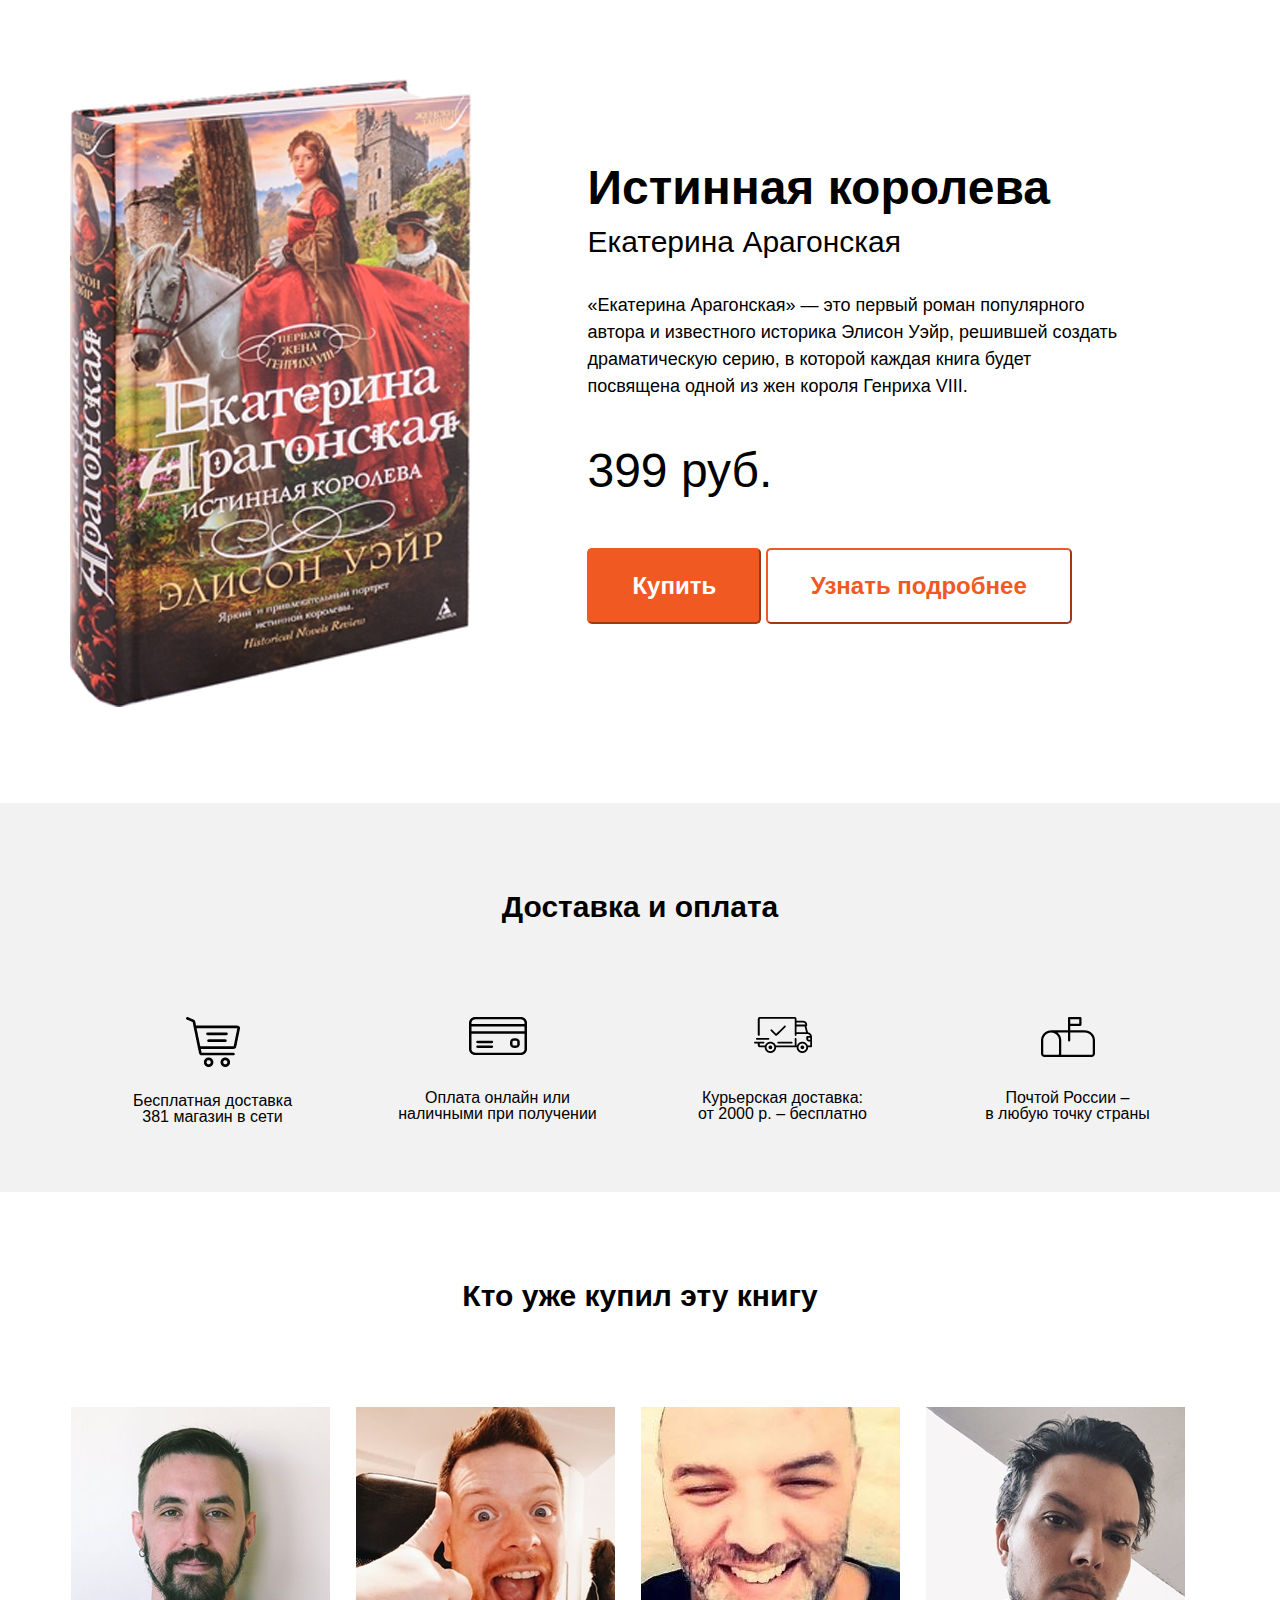
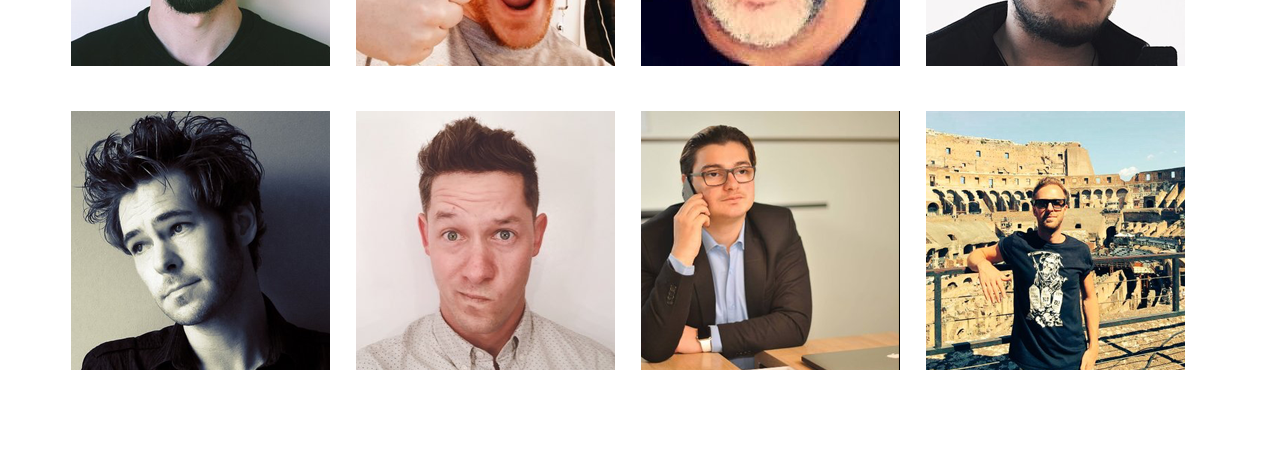
<file: maket_1/index.html>
<!DOCTYPE html>
<html lang="en">
<head>
    <meta charset="UTF-8">
    <meta name="viewport" content="width=device-width, initial-scale=1.0">
    <meta http-equiv="X-UA-Compatible" content="ie=edge">
    <title>Екатерина Арагонская - Истинная королева</title>
    <link rel="stylesheet" href="css/style.css">
</head>
<body>
    <header class="header">
        <div class="container">
            <div class="header-img">
                <img src="img/Фото_книги.png" alt="фото книги">
            </div>
            <!-- /.header-img -->

            <div class="header-text">
                <h1 class="header-text__title">Истинная королева</h1>
                <!-- /.header-text__title -->
                <div class="header-text__subtitle">Екатерина Арагонская</div>
                <!-- /.header-text__subtitle -->
                <p class="header-text__desc">«Екатерина Арагонская» — это первый роман популярного автора и известного историка Элисон Уэйр, решившей создать драматическую серию, в которой каждая книга будет посвящена одной из жен короля Генриха VIII.</p>
                <!-- /.header-text__desc -->

                <div class="header-text__price">
                    399 руб.
                </div>

                <button class="button">
                    Купить
                </button> <!-- /.button -->
                <button class="button button-o">
                    Узнать подробнее
                </button> <!-- /.button -->

            </div>
            <!-- /.header-text -->


        </div>
        <!-- /.container -->
    </header>
    <!-- /.header -->

    <section class="features">
        <div class="container">

            <h2 class="section-title">
                Доставка и оплата
            </h2>

            <div class="features-wrap">
                <div class="features-block">
                    <div class="features-block__img">
                        <img src="img/Shopping_cart.png" alt="Shopping_cart">
                    </div>
                    <div>Бесплатная доставка <br>
                        381 магазин в сети</div>
                </div>
                <!-- /.features-block -->
                <div class="features-block">
                    <div class="features-block__img">
                            <img src="img/Credit_card.png" alt="Credit_card">
                    </div>
                    <div>Оплата онлайн или <br> наличными при получении</div>
                </div>
                <!-- /.features-block -->
                <div class="features-block">
                        <div class="features-block__img">
                            <img src="img/Shipped_копия_2.png" alt="Shipped">      
                        </div>
                    <div>Курьерская доставка: <br>
                            от 2000 р. – бесплатно</div>
                </div>
                <!-- /.features-block -->
                <div class="features-block">
                        <div class="features-block__img">
                                <img src="img/Mailbox.png" alt="">                        
                        </div>
                    <div>Почтой России – <br>
                            в любую точку страны</div>
                </div>
                <!-- /.features-block -->
            </div>
            <!-- /.features-wrap -->

        </div>
        <!-- /.container -->
    </section>
    <!-- /.features -->


    <section class="why">
        <div class="container">

            <h2 class="section-title">
                Кто уже купил эту книгу
            </h2>
            <div class="why-wrap__img">
                <div class="why__img"><img src="img/Группа_1.png" alt="1"></div>
                <!-- /.why__img -->
                <div class="why__img"><img src="img/Группа_2.png" alt="1"></div>
                <!-- /.why__img -->
                <div class="why__img"><img src="img/Группа_3.png" alt="1"></div>
                <!-- /.why__img -->
                <div class="why__img"><img src="img/Группа_4.png" alt="1"></div>
                <!-- /.why__img -->
                <div class="why__img"><img src="img/Группа_5.png" alt="1"></div>
                <!-- /.why__img -->
                <div class="why__img"><img src="img/Группа_6.png" alt="1"></div>
                <!-- /.why__img -->
                <div class="why__img"><img src="img/Группа_7.png" alt="1"></div>
                <!-- /.why__img -->
                <div class="why__img"><img src="img/Группа_8.png" alt="1"></div>
                <!-- /.why__img -->
            </div>
            <!-- /.why-wrap__img -->
            

        </div>
        <!-- /.container -->
    </section>
    <!-- /.why -->
</body>
</html>
</file>
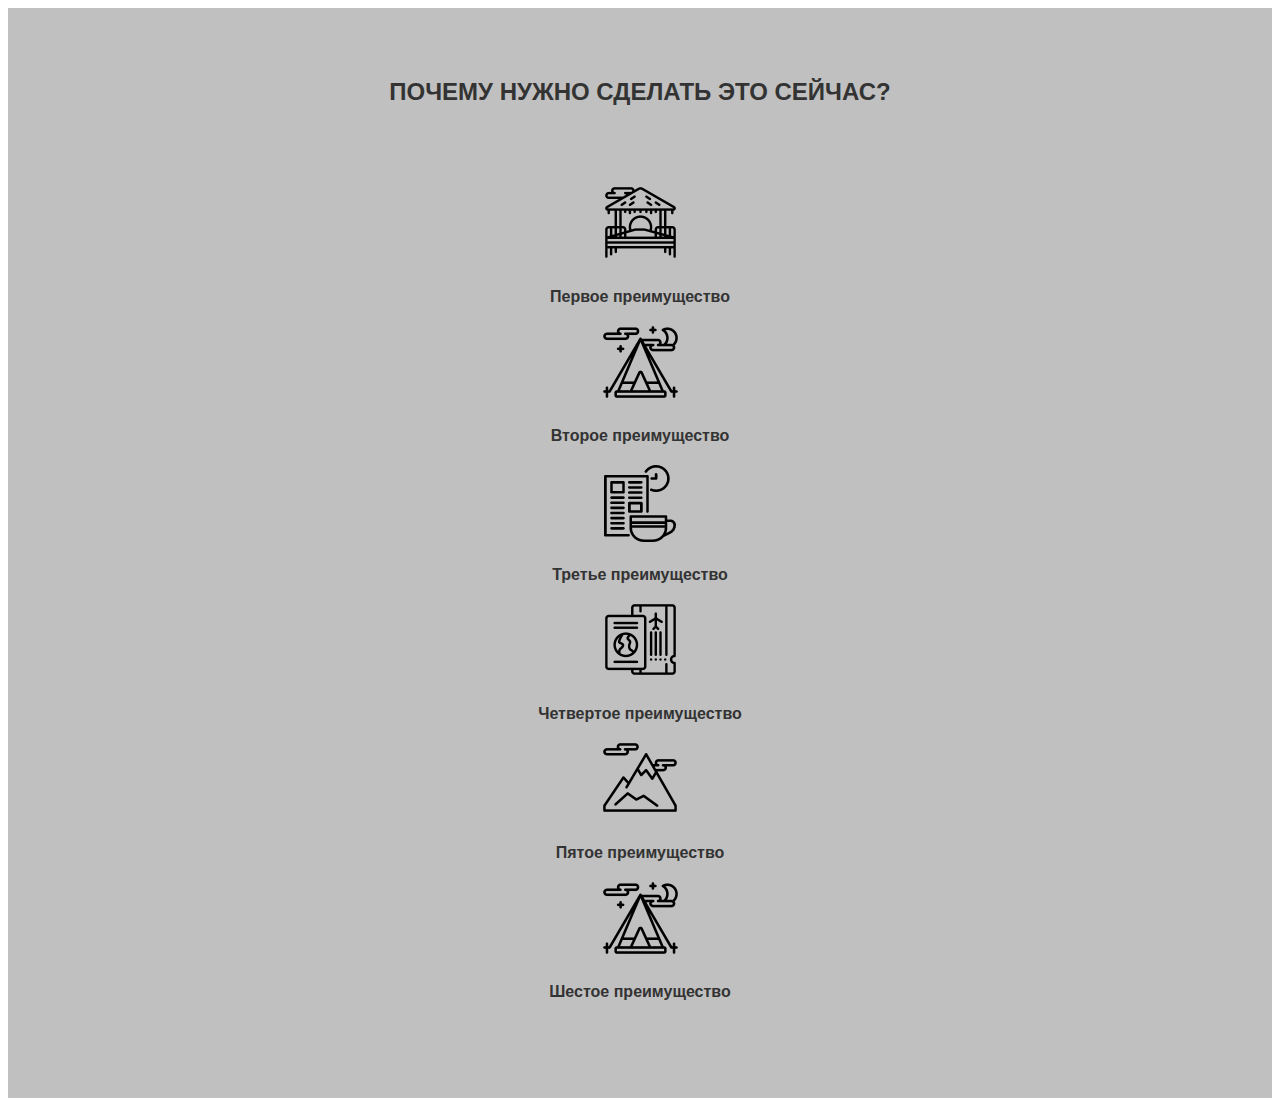
<file: maket_2/index.html>
<!doctype html>
<html lang="en">
  <head>
    <title>Bootstrap learn</title>
    <!-- Required meta tags -->
    <meta charset="utf-8">
    <meta name="viewport" content="width=device-width, initial-scale=1, shrink-to-fit=no">

    <!-- Bootstrap CSS -->
    <link rel="stylesheet" href="https://stackpath.bootstrapcdn.com/bootstrap/4.1.2/css/bootstrap.min.css" integrity="sha384-Smlep5jCw/wG7hdkwQ/Z5nLIefveQRIY9nfy6xoR1uRYBtpZgI6339F5dgvm/e9B" crossorigin="anonymous">
    <link rel="stylesheet" href="css/style.css">
  </head>
  <body>
      <div class="container">
          <div class="row block">
              <div class="col-12 block-title">Почему нужно сделать это сейчас?</div>

            <div class="col-lg-2 col-sm-4 col-4">
                <div class="img-block"> 
                    <img src="img/001-summer.png" alt="фото"> 
                    </div>
                <div class="text-block">
                        Первое преимущество
                </div>
            </div>

            <div class="col-lg-2 col-sm-4 col-4">
                <div class="img-block"> 
                    <img src="img/002-camping.png" alt="фото"> 
                    </div>
                <div class="text-block">
                        Второе преимущество
                </div>
            </div>

            <div class="col-lg-2 col-sm-4 col-4">
                <div class="img-block"> 
                    <img src="img/Forma_1.png" alt="фото"> 
                    </div>
                <div class="text-block">
                        Третье преимущество
                </div>
            </div>

            <div class="col-lg-2 col-sm-4 col-4">
                <div class="img-block"> 
                    <img src="img/004-boarding-pass.png" alt="фото"> 
                    </div>
                <div class="text-block">
                        Четвертое преимущество
                </div>
            </div>

            <div class="col-lg-2 col-sm-4 col-4">
                <div class="img-block"> 
                    <img src="img/003-mountains.png" alt="фото"> 
                    </div>
                <div class="text-block">
                        Пятое преимущество
                </div>
            </div>

            <div class="col-lg-2 col-sm-4 col-4">
                <div class="img-block"> 
                    <img src="img/002-camping.png" alt="фото"> 
                    </div>
                <div class="text-block">
                        Шестое преимущество
                </div>
            </div>

            
          </div>
      </div>



    <!-- Optional JavaScript -->
    <!-- jQuery first, then Popper.js, then Bootstrap JS -->
    <script src="https://code.jquery.com/jquery-3.3.1.slim.min.js" integrity="sha384-q8i/X+965DzO0rT7abK41JStQIAqVgRVzpbzo5smXKp4YfRvH+8abtTE1Pi6jizo" crossorigin="anonymous"></script>
    <script src="https://cdnjs.cloudflare.com/ajax/libs/popper.js/1.14.3/umd/popper.min.js" integrity="sha384-ZMP7rVo3mIykV+2+9J3UJ46jBk0WLaUAdn689aCwoqbBJiSnjAK/l8WvCWPIPm49" crossorigin="anonymous"></script>
    <script src="https://stackpath.bootstrapcdn.com/bootstrap/4.1.2/js/bootstrap.min.js" integrity="sha384-o+RDsa0aLu++PJvFqy8fFScvbHFLtbvScb8AjopnFD+iEQ7wo/CG0xlczd+2O/em" crossorigin="anonymous"></script>
  </body>
</html>
</file>
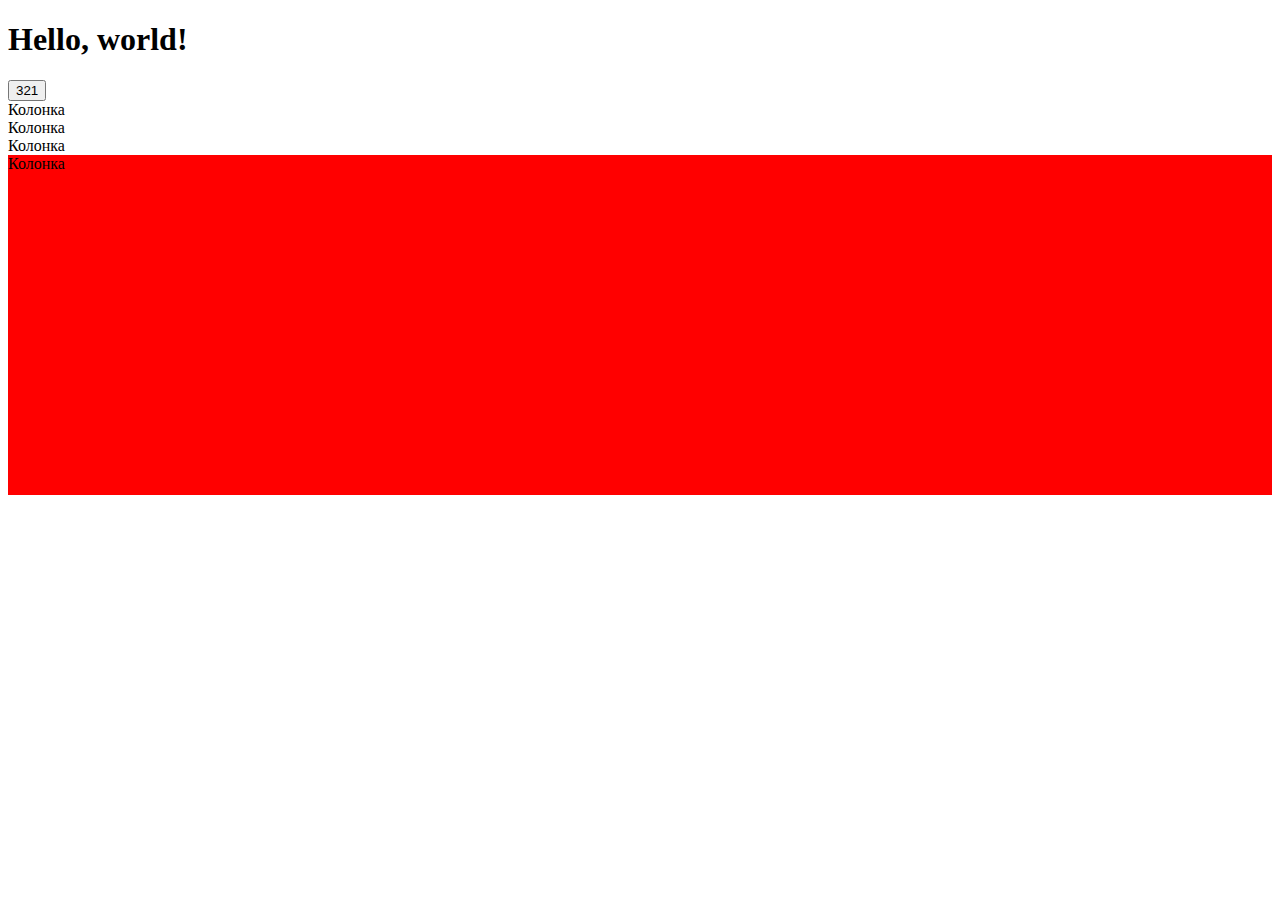
<file: maket_3/index.html>
<!doctype html>
<html lang="en">
  <head>
    <!-- Required meta tags -->
    <meta charset="utf-8">
    <meta name="viewport" content="width=device-width, initial-scale=1, shrink-to-fit=no">

    <!-- Bootstrap CSS -->
    <link rel="stylesheet" href="https://stackpath.bootstrapcdn.com/bootstrap/4.1.3/css/bootstrap.min.css" integrity="sha384-MCw98/SFnGE8fJT3GXwEOngsV7Zt27NXFoaoApmYm81iuXoPkFOJwJ8ERdknLPMO" crossorigin="anonymous">
	<link rel="stylesheet" href="css/style.css">
    <title>Hello, world!</title>
  </head>
  <body>
    <h1>Hello, world!</h1>
 <input name="" id="" class="btn btn-primary|secondary|success|danger|warning|info|light|dark|link" type="button" value="321">

  	<div class="container">
		  <div class="row">
				<div class="col">Колонка</div>
				<div class="col">Колонка</div>
				<div class="w-100"></div>
				<div class="col">Колонка</div>
				<div class="col red">Колонка</div>
		  </div>
	</div>
  
 


    <!-- Optional JavaScript -->
    <!-- jQuery first, then Popper.js, then Bootstrap JS -->
    <script src="https://code.jquery.com/jquery-3.3.1.slim.min.js" integrity="sha384-q8i/X+965DzO0rT7abK41JStQIAqVgRVzpbzo5smXKp4YfRvH+8abtTE1Pi6jizo" crossorigin="anonymous"></script>
    <script src="https://cdnjs.cloudflare.com/ajax/libs/popper.js/1.14.3/umd/popper.min.js" integrity="sha384-ZMP7rVo3mIykV+2+9J3UJ46jBk0WLaUAdn689aCwoqbBJiSnjAK/l8WvCWPIPm49" crossorigin="anonymous"></script>
    <script     src="https://stackpath.bootstrapcdn.com/bootstrap/4.1.3/js/bootstrap.min.js" integrity="sha384-ChfqqxuZUCnJSK3+MXmPNIyE6ZbWh2IMqE241rYiqJxyMiZ6OW/JmZQ5stwEULTy" crossorigin="anonymous"></script>
  </body>
</html>
</file>
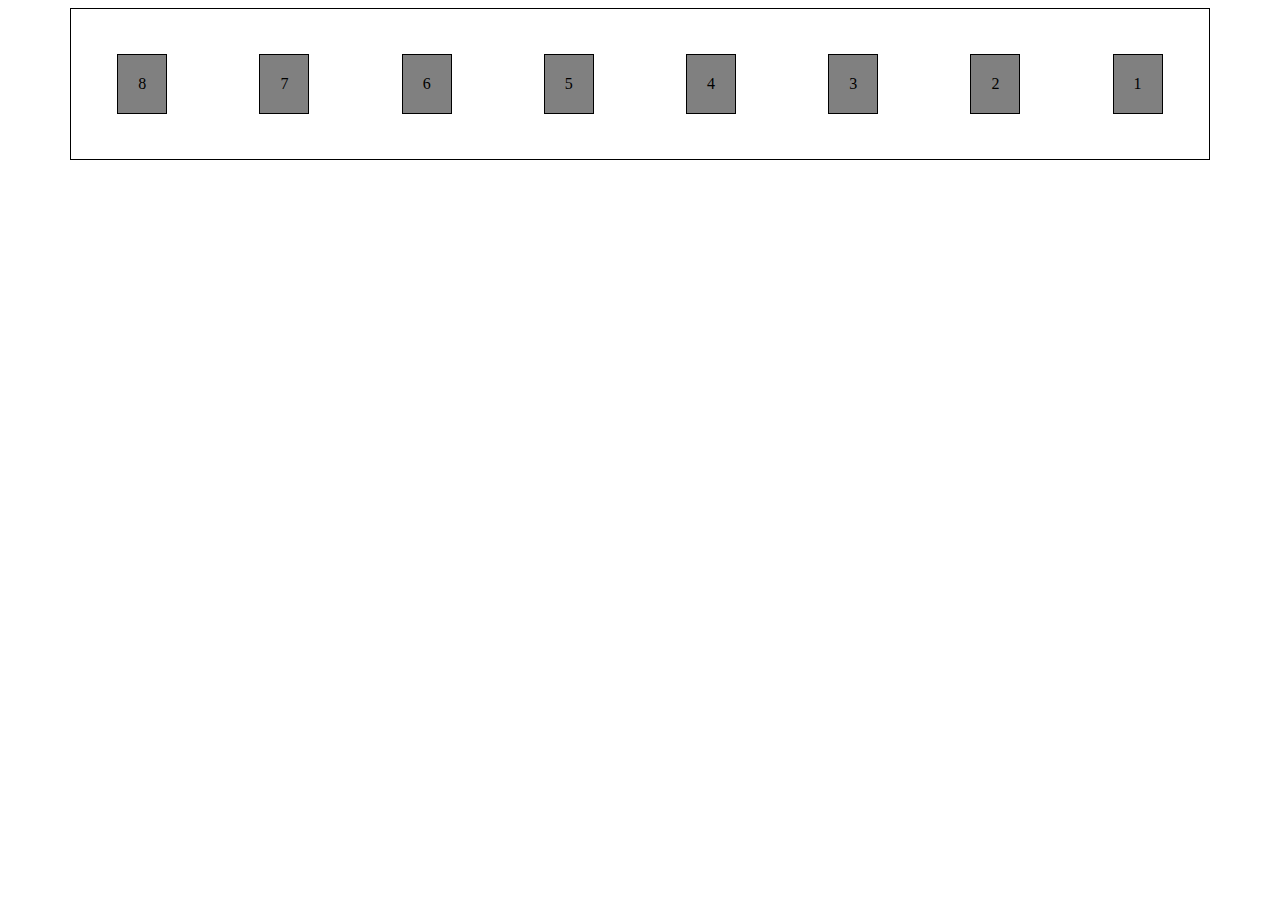
<file: maket_4/index.html>
<!doctype html>
<html lang="en">
  <head>
    <title>Title</title>
    <!-- Required meta tags -->
    <meta charset="utf-8">
    <meta name="viewport" content="width=device-width, initial-scale=1, shrink-to-fit=no">

    <!-- Bootstrap CSS -->
    <link rel="stylesheet" href="https://stackpath.bootstrapcdn.com/bootstrap/4.1.2/css/bootstrap.min.css" integrity="sha384-Smlep5jCw/wG7hdkwQ/Z5nLIefveQRIY9nfy6xoR1uRYBtpZgI6339F5dgvm/e9B" crossorigin="anonymous">

    <link rel="stylesheet" href="css/style.css">
  </head>
  <body>

    
      <div class="block">
            <div class="element">1</div>
            <!-- /.element -->
            <div class="element">2</div>
            <!-- /.element -->
            <div class="element">3</div>
            <!-- /.element -->
            <div class="element">4</div>
            <!-- /.element -->
            <div class="element">5</div>
            <!-- /.element -->
            <div class="element">6</div>
            <!-- /.element -->
            <div class="element">7</div>
            <!-- /.element -->
            <div class="element">8</div>
            <!-- /.element -->
      </div>
      <!-- /.block -->






    <!-- Optional JavaScript -->
    <!-- jQuery first, then Popper.js, then Bootstrap JS -->
    <script src="https://code.jquery.com/jquery-3.3.1.slim.min.js" integrity="sha384-q8i/X+965DzO0rT7abK41JStQIAqVgRVzpbzo5smXKp4YfRvH+8abtTE1Pi6jizo" crossorigin="anonymous"></script>
    <script src="https://cdnjs.cloudflare.com/ajax/libs/popper.js/1.14.3/umd/popper.min.js" integrity="sha384-ZMP7rVo3mIykV+2+9J3UJ46jBk0WLaUAdn689aCwoqbBJiSnjAK/l8WvCWPIPm49" crossorigin="anonymous"></script>
    <script src="https://stackpath.bootstrapcdn.com/bootstrap/4.1.2/js/bootstrap.min.js" integrity="sha384-o+RDsa0aLu++PJvFqy8fFScvbHFLtbvScb8AjopnFD+iEQ7wo/CG0xlczd+2O/em" crossorigin="anonymous"></script>
  </body>
</html>
</file>
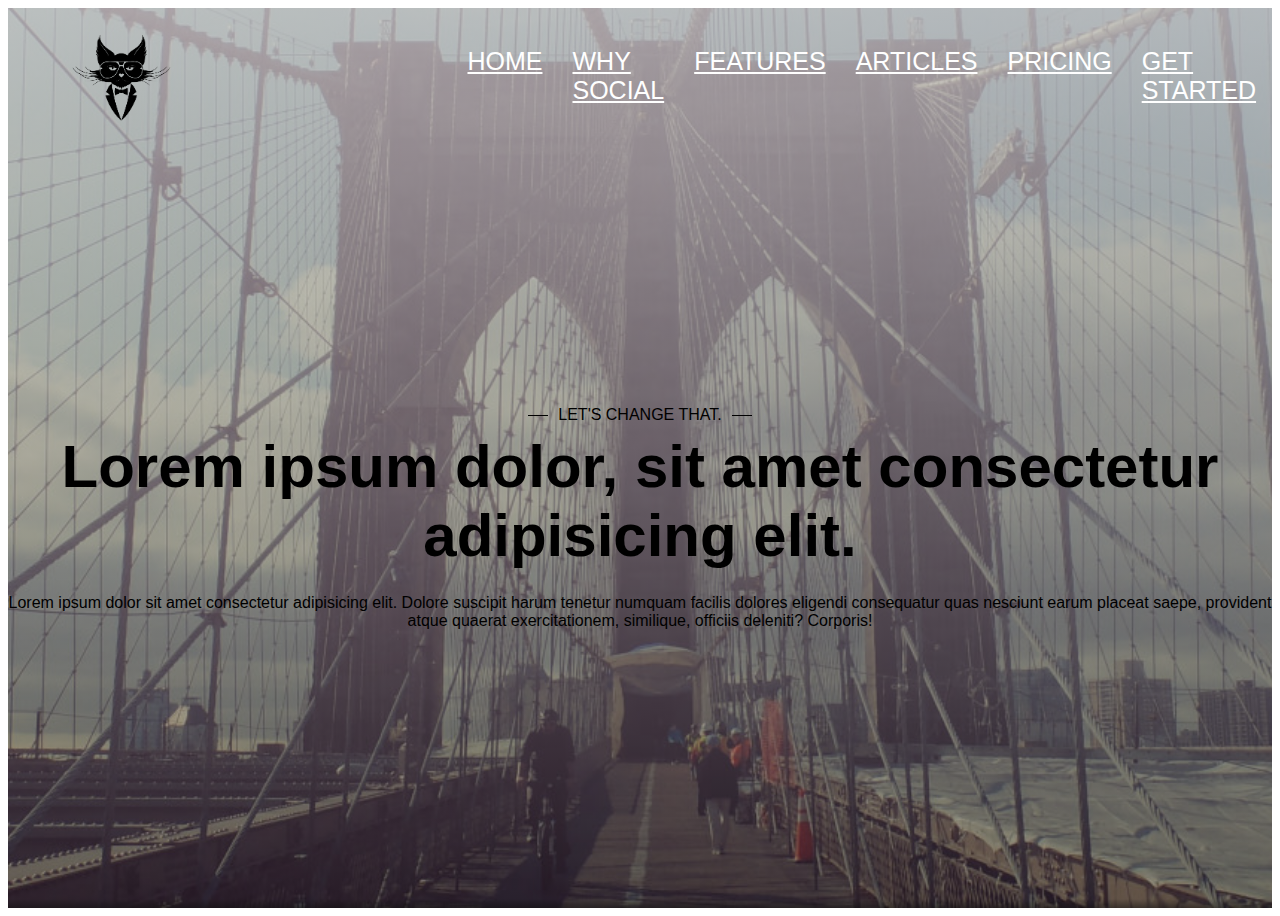
<file: maket_5 (my)/index.html>
<!doctype html>
<html lang="en">
  <head>
    <title>Title</title>
    <!-- Required meta tags -->
    <meta charset="utf-8">
    <meta name="viewport" content="width=device-width, initial-scale=1, shrink-to-fit=no">

    <link rel="stylesheet" href="https://use.fontawesome.com/releases/v5.5.0/css/all.css" integrity="sha384-B4dIYHKNBt8Bc12p+WXckhzcICo0wtJAoU8YZTY5qE0Id1GSseTk6S+L3BlXeVIU" crossorigin="anonymous">
    <!-- Bootstrap CSS -->
    <link rel="stylesheet" href="https://stackpath.bootstrapcdn.com/bootstrap/4.1.2/css/bootstrap.min.css" integrity="sha384-Smlep5jCw/wG7hdkwQ/Z5nLIefveQRIY9nfy6xoR1uRYBtpZgI6339F5dgvm/e9B" crossorigin="anonymous">
    <link rel="stylesheet" href="assets/style/css/style.css">
  </head>
  <body>

    <div class="main">
        <div class="main-overlay">
            </div>
              <!-- /.main-overlay -->
            <div class="header">
                <div class="logo">
                    <img src="assets/img/logo.png" alt="logo">
                </div>
                <!-- /.logo -->
                <div class="menu">
                    <ul>
                        <li><a href="#" class="menu-link">home</a></li>
                        <li><a href="#" class="menu-link">why social</a></li>
                        <li><a href="#" class="menu-link">features</a></li>
                        <li><a href="#" class="menu-link">articles</a></li>
                        <li><a href="#" class="menu-link">pricing</a></li>
                        <li><a href="#" class="menu-link">get started</a></li>
                    </ul>
                </div>
                <!-- /.menu -->
        
        
        
        
            </div>
            <!-- /.header -->

            <div class="main-text">
                <span>LET'S CHANGE THAT.</span>
                <h1>Lorem ipsum dolor, sit amet consectetur adipisicing elit. </h1>
                <p>Lorem ipsum dolor sit amet consectetur adipisicing elit. Dolore suscipit harum tenetur numquam facilis dolores eligendi consequatur quas nesciunt earum placeat saepe, provident atque quaerat exercitationem, similique, officiis deleniti? Corporis!
                </p>
            </div>
            <!-- /.main-text -->
            <div class="main-arrow">
                <a href="#"><i class="fa fa-arrow-circle-down" aria-hidden="true"></i></a>    
                
            </div>
            <!-- /.main-arrow -->
    </div>
    <!-- /.main -->





      
    <!-- Optional JavaScript -->
    <!-- jQuery first, then Popper.js, then Bootstrap JS -->
    <script src="https://code.jquery.com/jquery-3.3.1.slim.min.js" integrity="sha384-q8i/X+965DzO0rT7abK41JStQIAqVgRVzpbzo5smXKp4YfRvH+8abtTE1Pi6jizo" crossorigin="anonymous"></script>
    <script src="https://cdnjs.cloudflare.com/ajax/libs/popper.js/1.14.3/umd/popper.min.js" integrity="sha384-ZMP7rVo3mIykV+2+9J3UJ46jBk0WLaUAdn689aCwoqbBJiSnjAK/l8WvCWPIPm49" crossorigin="anonymous"></script>
    <script src="https://stackpath.bootstrapcdn.com/bootstrap/4.1.2/js/bootstrap.min.js" integrity="sha384-o+RDsa0aLu++PJvFqy8fFScvbHFLtbvScb8AjopnFD+iEQ7wo/CG0xlczd+2O/em" crossorigin="anonymous"></script>
  </body>
</html>
</file>
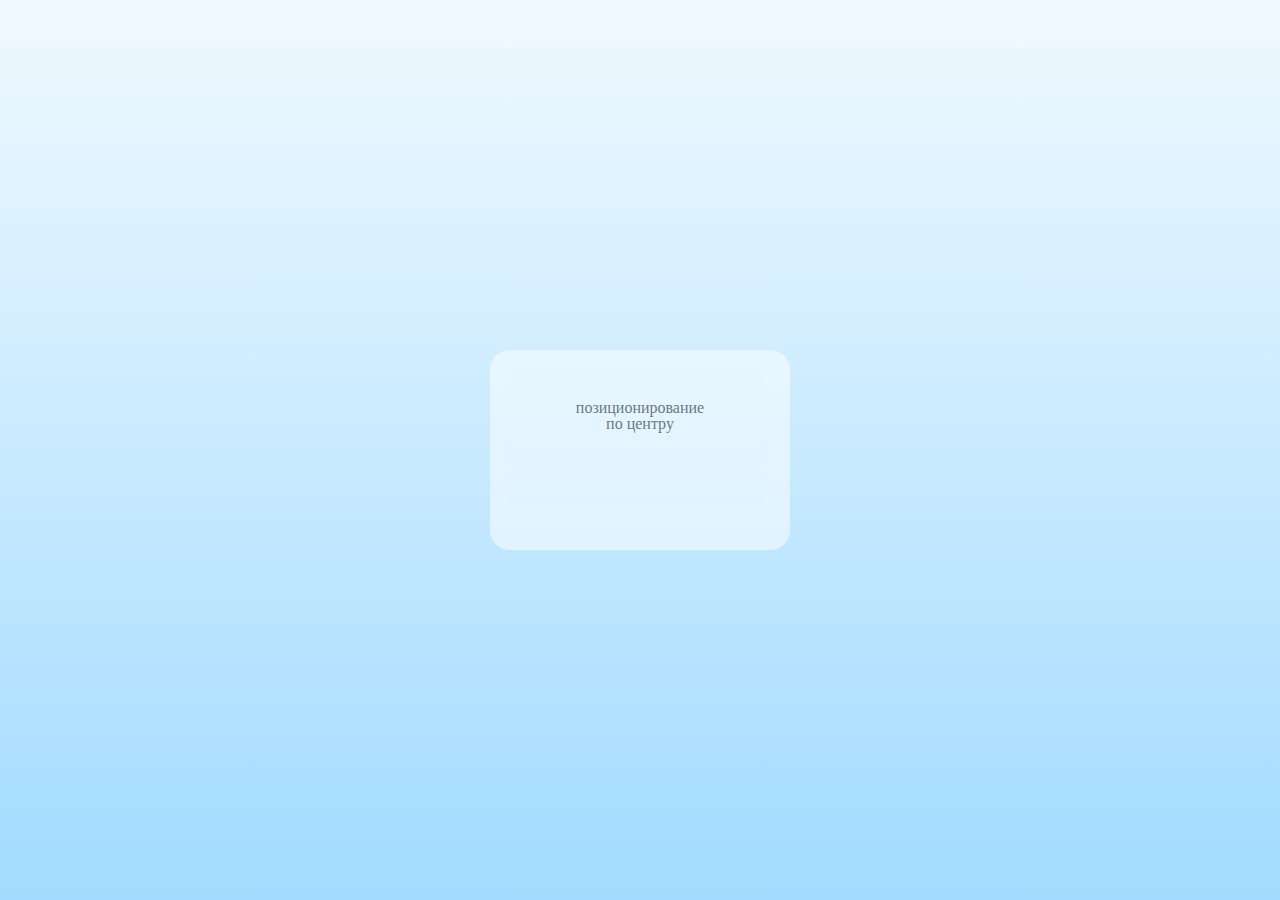
<file: photo_card/index.html>
<!DOCTYPE html>
<html lang="en">
<head>
    <meta charset="UTF-8">
    <meta name="viewport" content="width=device-width, initial-scale=1.0">
    <meta http-equiv="X-UA-Compatible" content="ie=edge">
    <title>Document</title>
    <link rel="stylesheet" href="css/style.css">
</head>
<body>
    
<header class="header">
    <div class="user">
        позиционирование <br> по центру
    </div>
</header>




</body>
</html>
</file>
<file: maket_1/css/style.css>
html, body, div, span, applet, object, iframe, h1, h2, h3, h4, h5, h6, p, blockquote, pre, a, abbr, acronym, address, big, cite, code, del, dfn, em, img, ins, kbd, q, s, samp, small, strike, strong, sub, sup, tt, var, b, u, i, center, dl, dt, dd, ol, ul, li, fieldset, form, label, legend, table, caption, tbody, tfoot, thead, tr, th, td, article, aside, canvas, details, embed, figure, figcaption, footer, header, hgroup, menu, nav, output, ruby, section, summary, time, mark, audio, video {
  margin: 0;
  padding: 0;
  border: 0;
  font-size: 100%;
  font: inherit;
  vertical-align: baseline;
}

article, aside, details, figcaption, figure, footer, header, hgroup, menu, nav, section {
  display: block;
}

body {
  line-height: 1;
}

ol, ul {
  list-style: none;
}

blockquote, q {
  quotes: none;
}

blockquote:before, blockquote:after, q:before, q:after {
  content: '';
  content: none;
}

table {
  border-collapse: collapse;
  border-spacing: 0;
}

button:focus {
  outline: none;
}

body {
  font-family: Tahoma, sans-serif;
}

.container {
  width: 1140px;
  height: 200px;
  margin-left: auto;
  margin-right: auto;
}

.header {
  padding-top: 77px;
  padding-bottom: 96px;
  height: 803px;
  box-sizing: border-box;
}

.header-img {
  display: inline-block;
  vertical-align: middle;
  width: 45%;
}

.header-text {
  display: inline-block;
  vertical-align: middle;
  width: 54%;
}

.header-text__title {
  font-size: 48px;
  font-weight: 700;
  margin-bottom: 15px;
}

.header-text__subtitle {
  font-size: 30px;
  font-weight: 400;
  margin-bottom: 35px;
}

.header-text__desc {
  font-size: 18px;
  font-weight: 400;
  line-height: 27px;
  max-width: 530px;
  margin-bottom: 47px;
}

.header-text__price {
  font-size: 48px;
  font-weight: 400;
  margin-bottom: 53px;
}

.button {
  font-size: 24px;
  font-weight: 700;
  color: #ffffff;
  border-radius: 5px;
  background-color: #f05a22;
  padding: 22px 43px;
  border-color: #f05a22;
}

.button-o {
  background-color: #fff;
  border-color: #f05a22;
  color: #f05a22;
  box-sizing: border-box;
}

.section-title {
  font-size: 30px;
  font-weight: 700;
  line-height: 27px;
  text-align: center;
  margin-bottom: 97px;
}

.features {
  background-color: #f2f2f2;
  padding-top: 90px;
  padding-bottom: 99px;
}

.features-wrap:after {
  content: '';
  display: table;
  clear: both;
}

.features-block {
  display: inline-block;
  text-align: center;
  width: 25%;
  float: left;
}

.features-block__img {
  min-height: 50px;
  margin-bottom: 23px;
}

.features-block__text {
  font-size: 18px;
  font-weight: 400;
  line-height: 22px;
}

.why {
  padding-top: 90px;
  padding-bottom: 111px;
  min-height: 859px;
  box-sizing: border-box;
}

.why__img {
  padding-bottom: 40px;
  display: inline-block;
  width: 25%;
  float: left;
}
</file>
<file: maket_2/css/style.css>
.block {
  padding-top: 70px;
  text-align: center;
  color: #333333;
  font-family: 'Segoe UI', Tahoma, Geneva, Verdana, sans-serif;
  font-size: 16px;
  font-weight: 700;
  padding-bottom: 77px;
  background-color: #C0C0C0;
}

.block-title {
  font-size: 24px;
  font-weight: 700;
  text-transform: uppercase;
  margin-bottom: 81px;
}

.img-block {
  margin-bottom: 20px;
  min-height: 81px;
}

.text-block {
  margin-bottom: 20px;
}
</file>
<file: maket_3/css/style.css>
.red {
  background-color: red;
  height: 340px;
}
</file>
<file: maket_4/css/style.css>
.block {
  display: -webkit-box;
  display: -ms-flexbox;
  display: flex;
  width: 90%;
  margin: auto;
  height: 150px;
  border: 1px solid black;
  -ms-flex-pack: distribute;
      justify-content: space-around;
  -webkit-box-align: center;
      -ms-flex-align: center;
          align-items: center;
  -webkit-box-orient: horizontal;
  -webkit-box-direction: reverse;
      -ms-flex-direction: row-reverse;
          flex-direction: row-reverse;
  -ms-flex-wrap: no-wrap;
      flex-wrap: no-wrap; }
  .block .element {
    border: 1px solid black;
    background-color: grey;
    padding: 20px; }
</file>
<file: maket_5 (my)/assets/style/css/style.css>
* {
  -webkit-box-sizing: border-box;
          box-sizing: border-box; }

body {
  font-family: "Segoe UI", Tahoma, Geneva, Verdana, sans-serif; }

.main {
  display: -webkit-box;
  display: -ms-flexbox;
  display: flex;
  -webkit-box-orient: vertical;
  -webkit-box-direction: normal;
      -ms-flex-direction: column;
          flex-direction: column;
  -webkit-box-pack: justify;
      -ms-flex-pack: justify;
          justify-content: space-between;
  -webkit-box-align: center;
      -ms-flex-align: center;
          align-items: center;
  height: 100vh;
  min-height: 600px;
  background: url(../../img/bridge_header.jpg) no-repeat center;
  background-size: cover;
  position: relative; }
  .main-overlay {
    position: absolute;
    left: 0;
    top: 0;
    width: 100%;
    height: 100%;
    background: -webkit-gradient(linear, left top, left bottom, from(#c3c3c3), color-stop(99%, rgba(37, 37, 37, 0.59)), to(rgba(21, 21, 21, 0.9)));
    background: linear-gradient(to bottom, #c3c3c3 0%, rgba(37, 37, 37, 0.59) 99%, rgba(21, 21, 21, 0.9) 100%);
    opacity: 0.8;
    z-index: 0; }

.header {
  display: -webkit-box;
  display: -ms-flexbox;
  display: flex;
  -webkit-box-pack: justify;
      -ms-flex-pack: justify;
          justify-content: space-between;
  -webkit-box-align: center;
      -ms-flex-align: center;
          align-items: center;
  min-height: 15vh;
  width: 90%;
  position: relative;
  z-index: 2; }

.menu {
  width: 70%; }
  .menu ul {
    display: -webkit-box;
    display: -ms-flexbox;
    display: flex;
    -ms-flex-pack: distribute;
        justify-content: space-around; }
    .menu ul li {
      list-style-type: none; }
      .menu ul li a {
        display: block;
        padding: 15px;
        font-size: 25px;
        color: #fff;
        text-transform: uppercase; }

.logo img {
  height: 100px; }

.main-text {
  color: black;
  z-index: 2;
  position: relative;
  text-align: center;
  display: -webkit-box;
  display: -ms-flexbox;
  display: flex;
  -webkit-box-orient: vertical;
  -webkit-box-direction: normal;
      -ms-flex-direction: column;
          flex-direction: column;
  -webkit-box-pack: center;
      -ms-flex-pack: center;
          justify-content: center;
  -webkit-box-align: center;
      -ms-flex-align: center;
          align-items: center; }
  .main-text h1 {
    font-size: 60px;
    font-weight: 900;
    margin: 0.5rem; }
  .main-text span {
    display: inline-block; }
    .main-text span:after {
      content: "";
      width: 20px;
      height: 1px;
      display: inline-block;
      vertical-align: middle;
      background-color: #000000;
      margin-left: 10px; }
    .main-text span:before {
      content: "";
      width: 20px;
      height: 1px;
      display: inline-block;
      vertical-align: middle;
      background-color: #000000;
      margin-right: 10px; }

.main-arrow {
  font-size: 45px;
  color: aliceblue;
  z-index: 2; }
  .main-arrow a {
    font-size: 45px;
    color: aliceblue; }
</file>
<file: photo_card/css/style.css>
html, body, div, span, applet, object, iframe, h1, h2, h3, h4, h5, h6, p, blockquote, pre, a, abbr, acronym, address, big, cite, code, del, dfn, em, img, ins, kbd, q, s, samp, small, strike, strong, sub, sup, tt, var, b, u, i, center, dl, dt, dd, ol, ul, li, fieldset, form, label, legend, table, caption, tbody, tfoot, thead, tr, th, td, article, aside, canvas, details, embed, figure, figcaption, footer, header, hgroup, menu, nav, output, ruby, section, summary, time, mark, audio, video {
  margin: 0;
  padding: 0;
  border: 0;
  font-size: 100%;
  font: inherit;
  vertical-align: baseline;
}

article, aside, details, figcaption, figure, footer, header, hgroup, menu, nav, section {
  display: block;
}

body {
  line-height: 1;
}

ol, ul {
  list-style: none;
}

blockquote, q {
  quotes: none;
}

blockquote:before, blockquote:after, q:before, q:after {
  content: '';
  content: none;
}

table {
  border-collapse: collapse;
  border-spacing: 0;
}

button:focus {
  outline: none;
}

.header {
  height: 100vh;
  background: linear-gradient(to bottom, #f0f9ff 0%, #cbebff 47%, #a1dbff 100%);
  display: flex;
  justify-content: center;
  align-items: center;
}

.user {
  width: 300px;
  height: 200px;
  opacity: 0.5;
  background-color: #fff;
  border-radius: 20px;
  padding: 50px;
  box-sizing: border-box;
  text-align: center;
}
</file>
